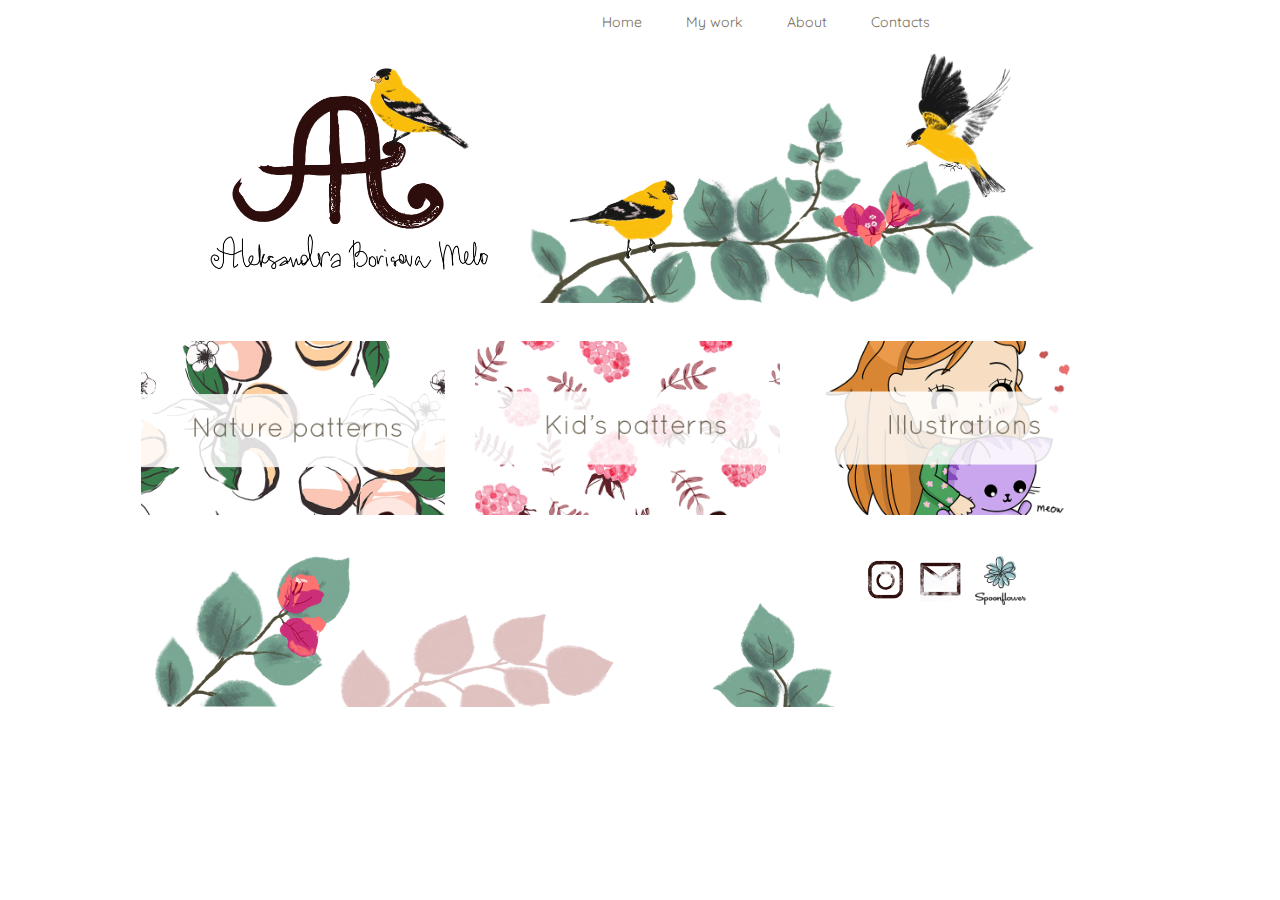
<file: index.html>
<!doctype html>
<html class="no-js" lang="">

<head>
  <meta charset="utf-8">
  <meta http-equiv="x-ua-compatible" content="ie=edge">
  <title></title>
  <meta name="description" content="">
  <meta name="viewport" content="width=device-width, initial-scale=1, shrink-to-fit=no">

  <link rel="manifest" href="site.webmanifest">
  <link rel="apple-touch-icon" href="icon.png">
  <!-- Place favicon.ico in the root directory -->
  <link href="https://fonts.googleapis.com/css?family=Quicksand:400,500" rel="stylesheet">

  <link rel="stylesheet" href="css/normalize.css">
  <link rel="stylesheet" href="css/main.css">
</head>

<body>
  <div class="page">
    <div class="container">
      <ul class="nav">
        <li>
            <a href="index.html">Home</a>
            <ul>
                <li><a href="pattern.html">Nature patterns</a></li>
                <li><a href="kids.html">Kid's patterns</a></li>
                <li><a href="illustr.html">Illustrations</a></li>
            </ul>
        </li>
        <li>
            <a href="work.html">My work</a>
        </li>

        <li>
            <a href="about.html">About</a>
        </li>
        <li>
            <a href="#">Contacts</a>
        </li>
    </ul>
      <a href="index.html"><img id="topimg"src="images/coverimg.jpg" alt="cover image" /></a>


  </div>
  <div class="main">
  	<div class="categories">
      <a href="pattern.html"><img src="images/categorie1.png" alt="categorie icon" /></a>
    </div>
    <div class="categories">
      <a href="kids.html"><img src="images/categorie2.png" alt="categorie icon" /></a>
    </div>
    <div class="categories">
      <a href="illustr.html"><img src="images/categorie3.png" alt="categorie icon" /></a>
    </div>
  </div>
  <div class="bottom">
    <img id="bottom"src="images/bottom.png" alt="bottom menu" />
    <div id="iconspace">
      <a href="https://www.instagram.com/alekstherabbit/"><img id="insta"src="images/instacon.png" alt="instagram icon" /></a>
      <a href="mailto:aleksabrv@gmail.com"><img id="email" src="images/mailicon.png" alt="email icon" /></a>
      <a href="https://www.spoonflower.com/profiles/aleksab?sub_action=shop"><img id="spoonflower" src="images/SpoonFlower.png" alt="Spoonflower icon" /></a>
    </div>
  </div>
 </div>
</body>

</html>
</file>
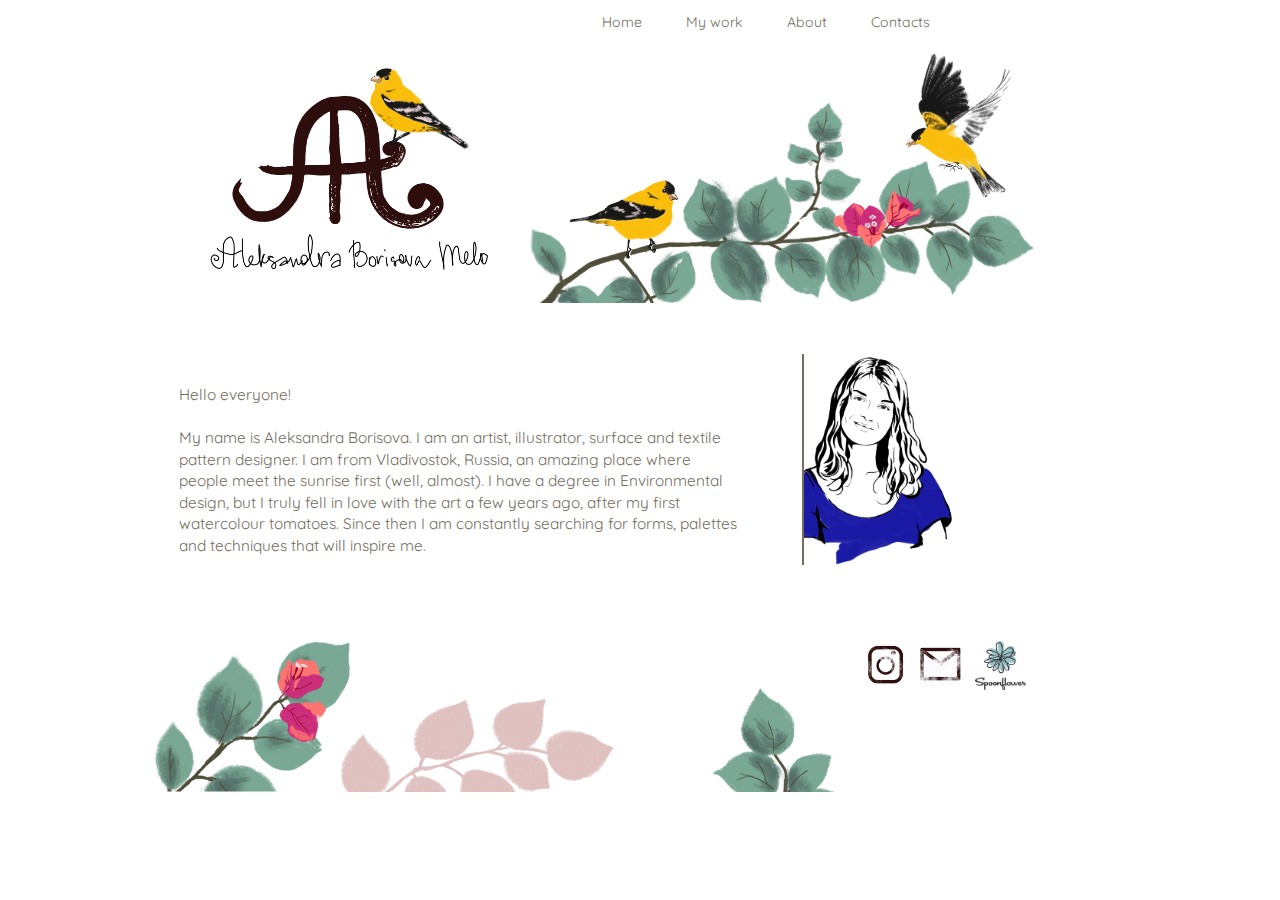
<file: about.html>
<!doctype html>
<html class="no-js" lang="">

<head>
  <meta charset="utf-8">
  <meta http-equiv="x-ua-compatible" content="ie=edge">
  <title></title>
  <meta name="description" content="">
  <meta name="viewport" content="width=device-width, initial-scale=1, shrink-to-fit=no">

  <link rel="manifest" href="site.webmanifest">
  <link rel="apple-touch-icon" href="icon.png">
  <!-- Place favicon.ico in the root directory -->
  <link href="https://fonts.googleapis.com/css?family=Quicksand:400,500" rel="stylesheet">

  <link rel="stylesheet" href="css/normalize.css">
  <link rel="stylesheet" href="css/main.css">
</head>

<body>
  <div class="page">
    <div class="container">
      <ul class="nav">
        <li>
            <a href="index.html">Home</a>
            <ul>
                <li><a href="pattern.html">Nature patterns</a></li>
                <li><a href="kids.html">Kid's patterns</a></li>
                <li><a href="illustr.html">Illustrations</a></li>
            </ul>
        </li>
        <li>
            <a href="work.html">My work</a>
        </li>

        <li>
            <a href="about.html">About</a>
        </li>
        <li>
            <a href="#">Contacts</a>
        </li>
    </ul>
      <a href="index.html"><img id="topimg"src="images/coverimg.jpg" alt="cover image" /></a>
  </div>
  <div class="main">
    <p>Hello everyone!<br><br>
      My name is Aleksandra Borisova.
      I am an artist, illustrator, surface and textile pattern designer.
      I am from Vladivostok, Russia, an amazing place where people meet the sunrise first (well, almost).
      I have a degree in Environmental design, but I truly fell in love with the art a few years ago, after my first watercolour tomatoes.
      Since then I am constantly searching for forms, palettes and techniques that will inspire me.</p>
      <img id="portrait"src="images/Me.png" alt="my portrait" />
  </div>
  <div class="bottom">
    <img id="bottom"src="images/bottom.png" alt="bottom menu" />
    <div id="iconspace">
      <a href="https://www.instagram.com/alekstherabbit/"><img id="insta"src="images/instacon.png" alt="instagram icon" /></a>
      <a href="mailto:aleksabrv@gmail.com"><img id="email" src="images/mailicon.png" alt="email icon" /></a>
      <a href="https://www.spoonflower.com/profiles/aleksab?sub_action=shop"><img id="spoonflower" src="images/SpoonFlower.png" alt="Spoonflower icon" /></a>
    </div>
  </div>
 </div>
</body>

</html>
</file>
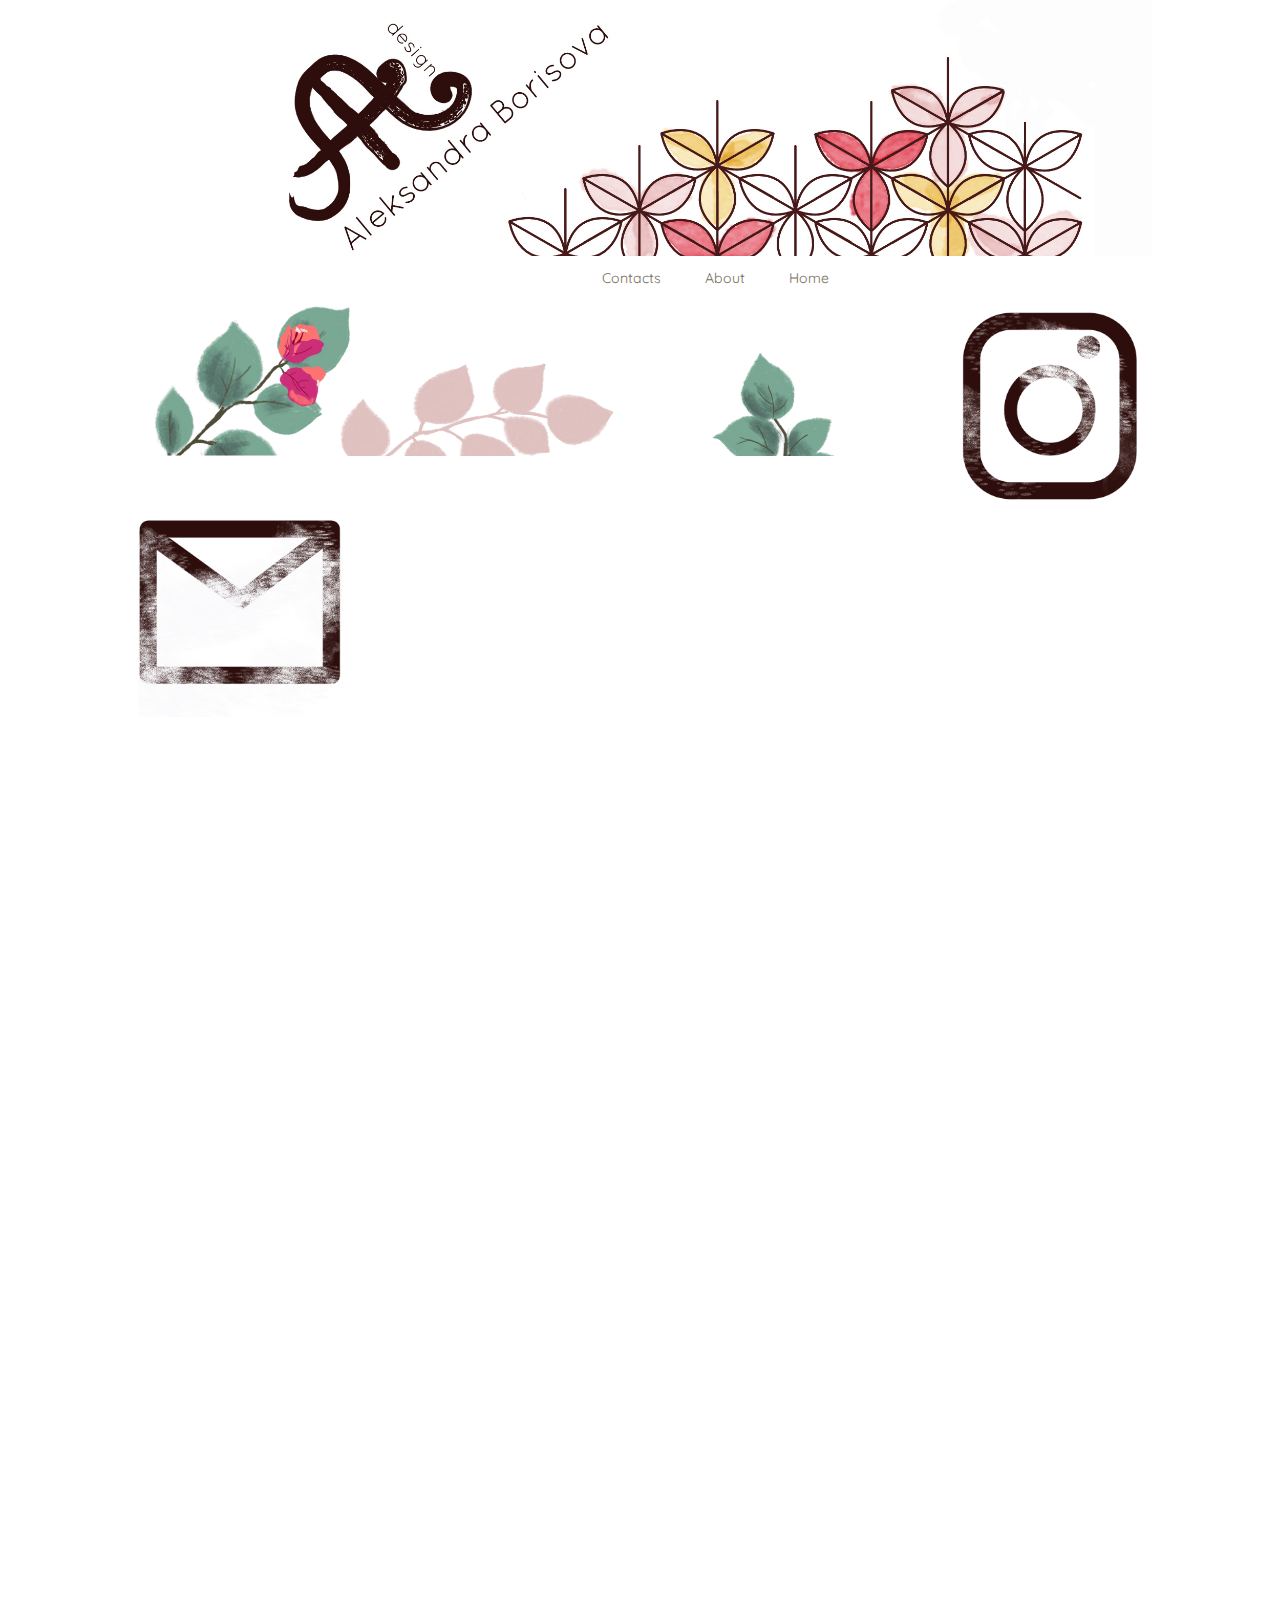
<file: illustr.html>
<!doctype html>
<html class="no-js" lang="">

<head>
  <meta charset="utf-8">
  <meta http-equiv="x-ua-compatible" content="ie=edge">
  <title></title>
  <meta name="description" content="">
  <meta name="viewport" content="width=device-width, initial-scale=1, shrink-to-fit=no">

  <link rel="manifest" href="site.webmanifest">
  <link rel="apple-touch-icon" href="icon.png">
  <!-- Place favicon.ico in the root directory -->
  <link href="https://fonts.googleapis.com/css?family=Quicksand:400,500" rel="stylesheet">

  <link rel="stylesheet" href="css/normalize.css">
  <link rel="stylesheet" href="css/main.css">
</head>

<body>
  <div class="page">
    <div class="container">
      <img src="images/coverimg1.jpg" alt="cover image" />

      <ul class="nav">
        <li>
            <a href="#">Contacts</a>
        </li>

        <li>
            <a href="#">About</a>
        </li>
        <li>
            <a href="index.html">Home</a>
            <ul>
                <li><a href="pattern.html">Nature patterns</a></li>
                <a id="insta"href="https://www.instagram.com/alekstherabbit/"><img src="images/instacon.png" alt="instagram icon" /></a>
                <a  id="email" href="mailto:aleksabrv@gmail.com"><img src="images/mailicon.png" alt="email icon" /></a>
            </ul>
        </li>
    </ul>
  </div>
  <div class="main">
  </div>
  <div class="bottom">
    <img id="bottom"src="images/bottom.png" alt="bottom menu" />
    <img id="insta"src="images/instacon.png" alt="instagram icon" />
    <img id="email" src="images/mailicon.png" alt="email icon" />
  </div>
 </div>
</body>

</html>
</file>
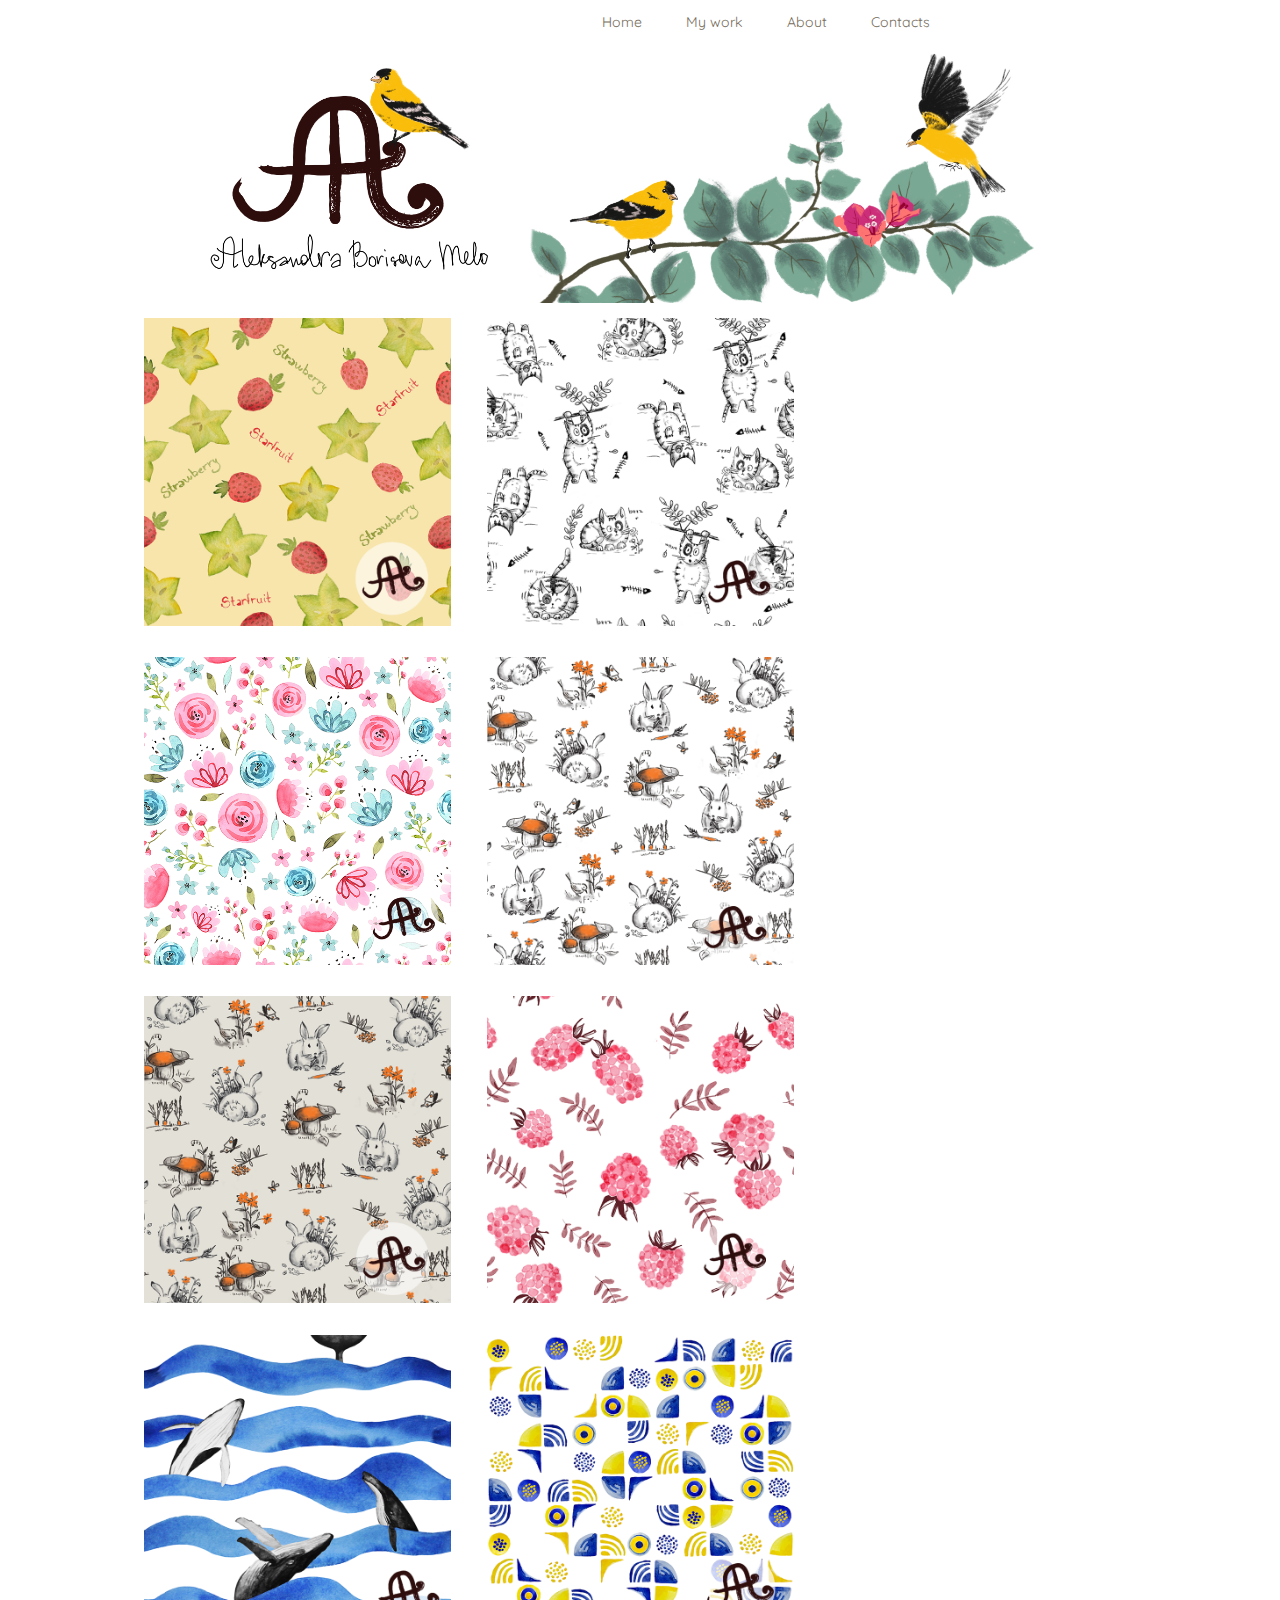
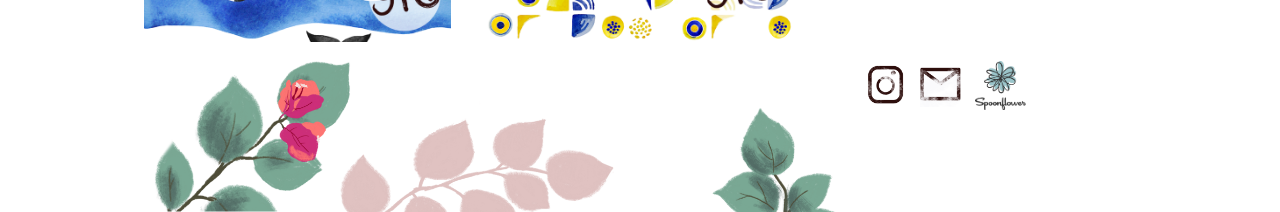
<file: kids.html>
<!doctype html>
<html class="no-js" lang="">

<head>
  <meta charset="utf-8">
  <meta http-equiv="x-ua-compatible" content="ie=edge">
  <title></title>
  <meta name="description" content="">
  <meta name="viewport" content="width=device-width, initial-scale=1, shrink-to-fit=no">

  <link rel="manifest" href="site.webmanifest">
  <link rel="apple-touch-icon" href="icon.png">
  <!-- Place favicon.ico in the root directory -->
  <link href="https://fonts.googleapis.com/css?family=Quicksand:400,500" rel="stylesheet">

  <link rel="stylesheet" href="css/normalize.css">
  <link rel="stylesheet" href="css/main.css">
</head>

<body>
  <div class="page">
    <div class="container">
      <ul class="nav">
        <li>
            <a href="index.html">Home</a>
            <ul>
                <li><a href="pattern.html">Nature patterns</a></li>
                <li><a href="kids.html">Kid's patterns</a></li>
                <li><a href="illustr.html">Illustrations</a></li>
            </ul>
        </li>
        <li>
            <a href="work.html">My work</a>
        </li>

        <li>
            <a href="about.html">About</a>
        </li>
        <li>
            <a href="#">Contacts</a>
        </li>
    </ul>
      <a href="index.html"><img id="topimg"src="images/coverimg.jpg" alt="cover image" /></a>
    </div>
    <div class="pattern_section">
        <div class="example"><img src="images/Starberry.png" alt="pattern" /></div>
        <div class="example"><img src="images/cat.png" alt="pattern" /></div>
        <div class="example"><img src="images/flowers1.png" alt="pattern" /></div>
        <div class="example"><img src="images/rabbits.png" alt="pattern" /></div>
        <div class="example"><img src="images/rabbits-green.png" alt="pattern" /></div>
        <div class="example"><img src="images/raspberry.png" alt="pattern" /></div>
        <div class="example"><img src="images/whales.png" alt="pattern" /></div>
        <div class="example"><img src="images/blue&yellow.png" alt="pattern" /></div>
    </div>
    <div class="bottom">
      <img id="bottom"src="images/bottom.png" alt="bottom menu" />
      <div id="iconspace">
        <a href="https://www.instagram.com/alekstherabbit/"><img id="insta"src="images/instacon.png" alt="instagram icon" /></a>
        <a href="mailto:aleksabrv@gmail.com"><img id="email" src="images/mailicon.png" alt="email icon" /></a>
        <a href="https://www.spoonflower.com/profiles/aleksab?sub_action=shop"><img id="spoonflower" src="images/SpoonFlower.png" alt="Spoonflower icon" /></a>
      </div>
      </div>
  </div>
    <!--<img src="images/logoPattern.png" class="logo" alt="my logo" />
    <img src="images/Me.png" class="portrait" alt="my portrait" />
    <div class="textstyle">
      <h1>Threw art I found a way to express myself. Here you will find my recent patterns and illustrations. Feel free to contact me.</h1>
    </div>-->
</body>

</html>
</file>
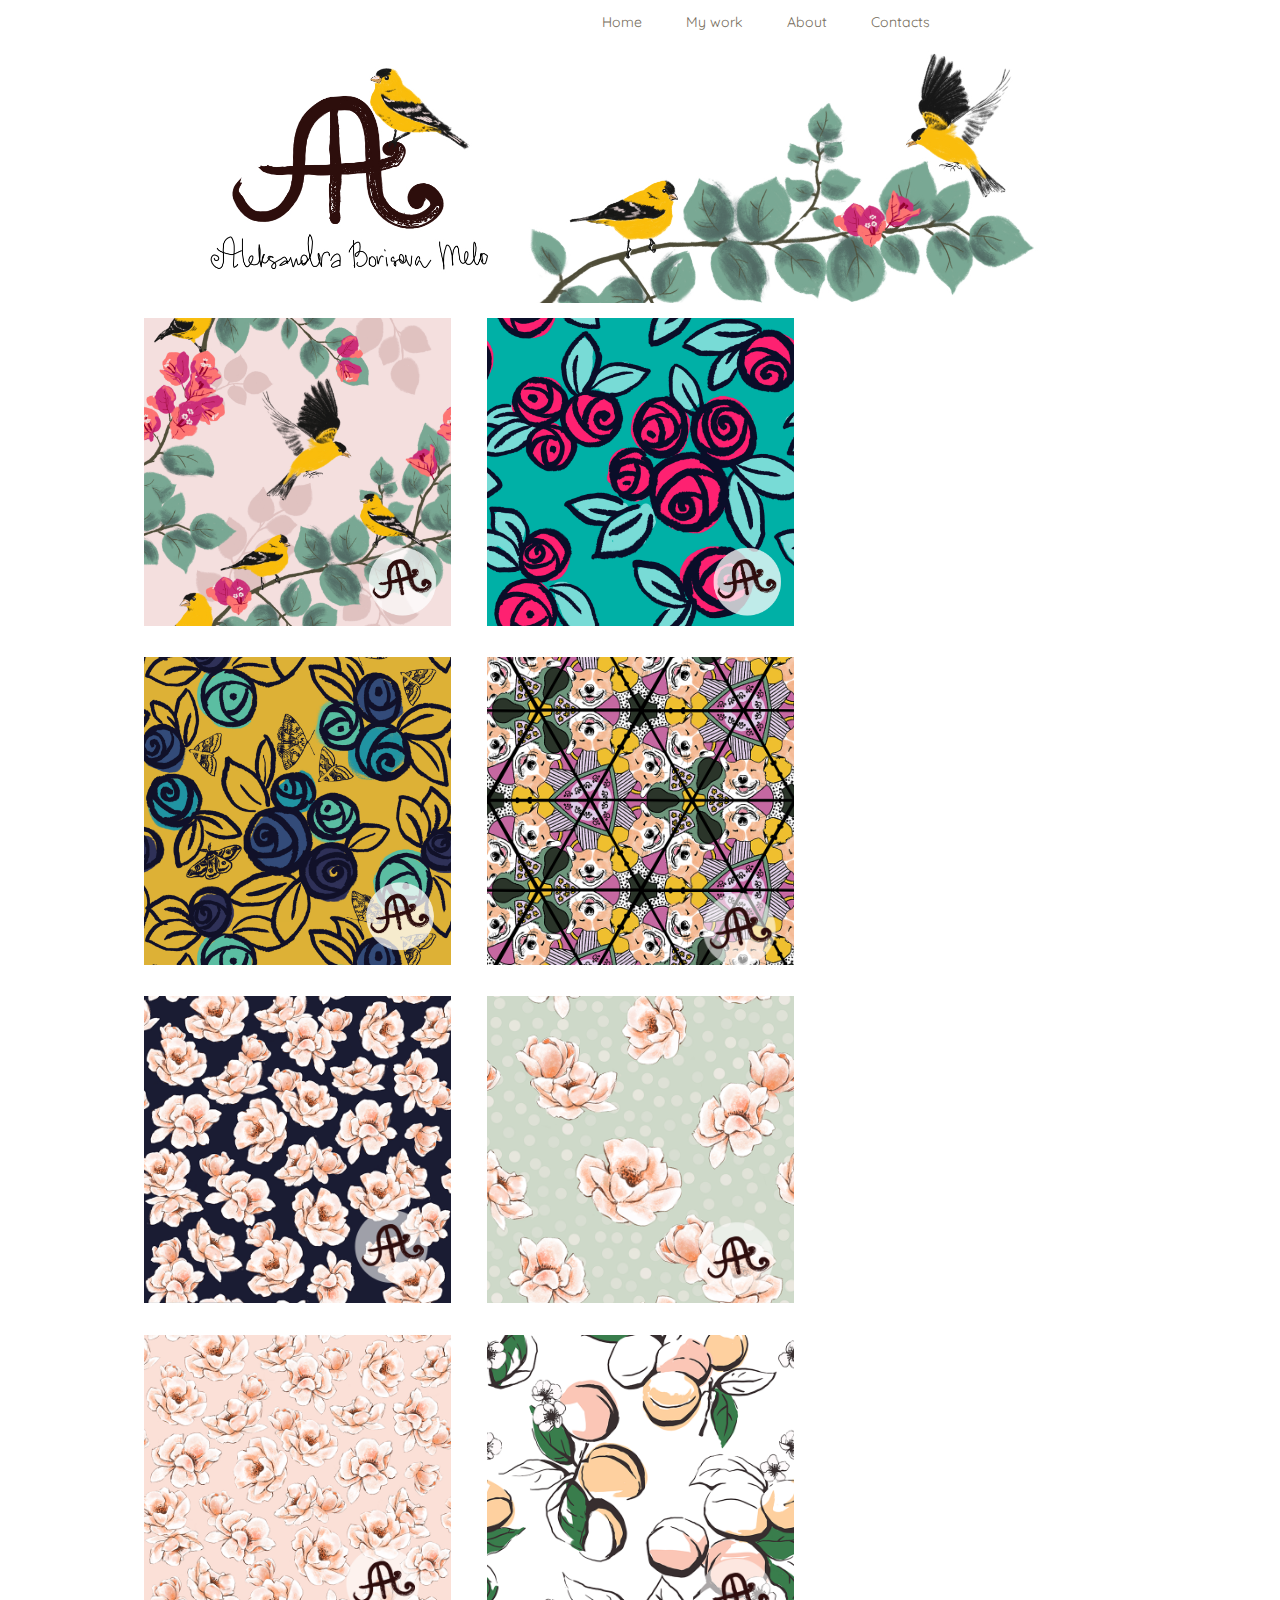
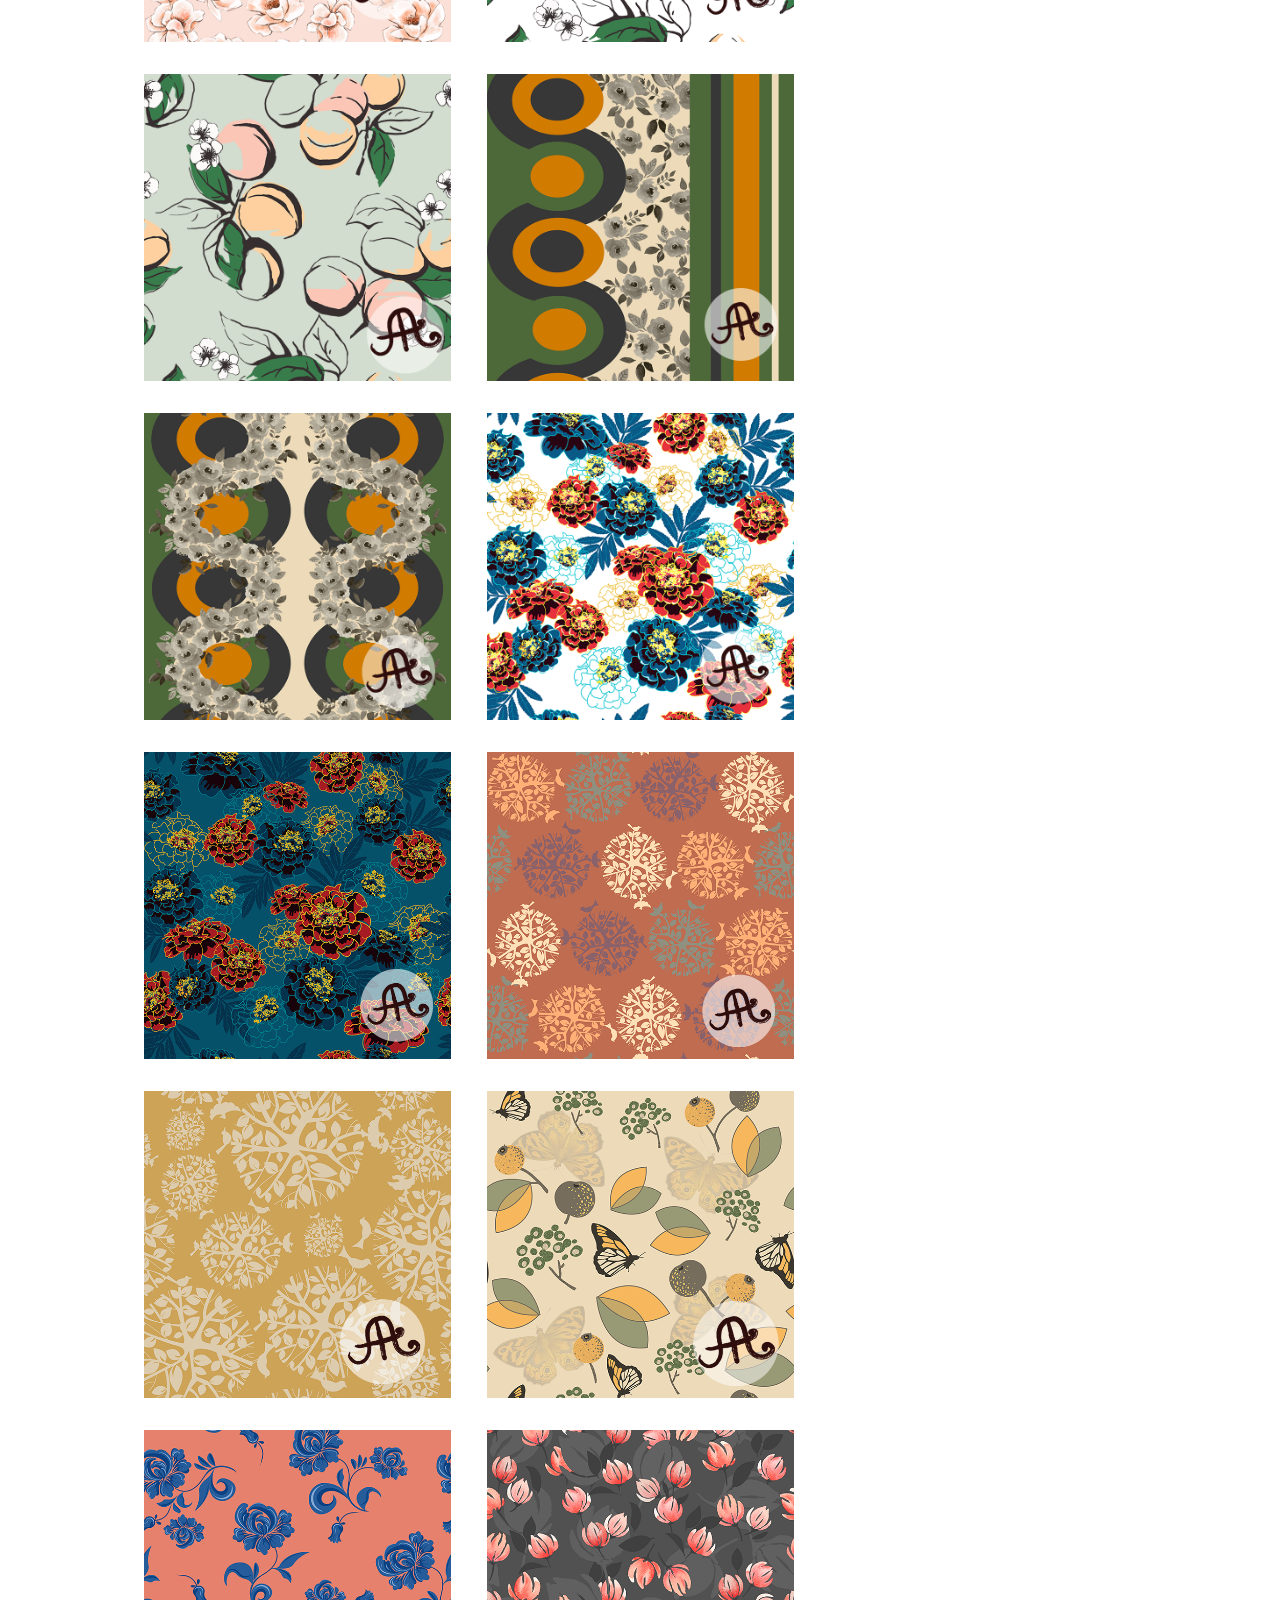
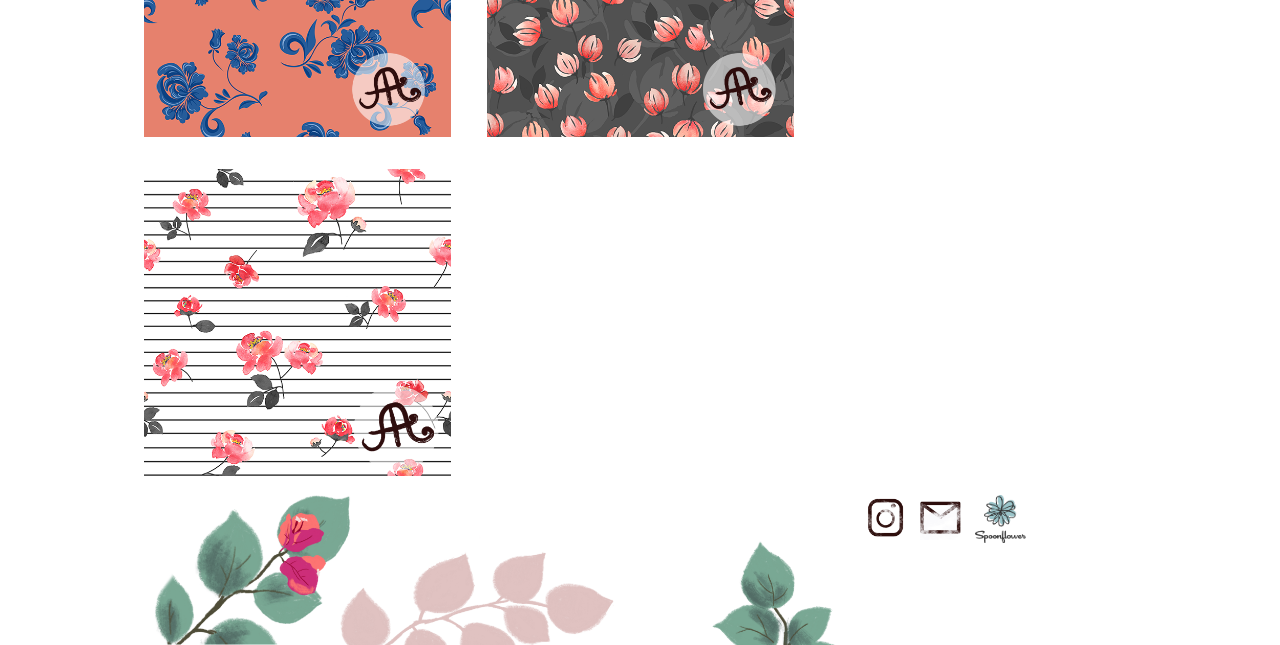
<file: pattern.html>
<!doctype html>
<html class="no-js" lang="">

<head>
  <meta charset="utf-8">
  <meta http-equiv="x-ua-compatible" content="ie=edge">
  <title></title>
  <meta name="description" content="">
  <meta name="viewport" content="width=device-width, initial-scale=1, shrink-to-fit=no">

  <link rel="manifest" href="site.webmanifest">
  <link rel="apple-touch-icon" href="icon.png">
  <!-- Place favicon.ico in the root directory -->
  <link href="https://fonts.googleapis.com/css?family=Quicksand:400,500" rel="stylesheet">

  <link rel="stylesheet" href="css/normalize.css">
  <link rel="stylesheet" href="css/main.css">
</head>

<body>
  <div class="page">
    <div class="container">
      <ul class="nav">
        <li>
            <a href="index.html">Home</a>
            <ul>
                <li><a href="pattern.html">Nature patterns</a></li>
                <li><a href="kids.html">Kid's patterns</a></li>
                <li><a href="illustr.html">Illustrations</a></li>
            </ul>
        </li>
        <li>
            <a href="work.html">My work</a>
        </li>

        <li>
            <a href="about.html">About</a>
        </li>
        <li>
            <a href="#">Contacts</a>
        </li>
    </ul>
      <a href="index.html"><img id="topimg"src="images/coverimg.jpg" alt="cover image" /></a>
          </div>

        <div class="pattern_section">
              <div class="example"><img src="images/finch.png" alt="pattern" /></div>
            <div class="example"><img src="images/roses.png" alt="pattern" /></div>
            <div class="example"><img src="images/moth.png" alt="pattern" /></div>
            <div class="example"><img src="images/doggyContest.png" alt="pattern" /></div>
            <div class="example"><img src="images/PeachFlowers3.png" alt="pattern" /></div>
            <div class="example"><img src="images/PEachFlowers.png" alt="pattern" /></div>
            <div class="example"><img src="images/flowerOnPink.png" alt="pattern" /></div>
            <div class="example"><img src="images/Apricot.png" alt="pattern" /></div>
            <div class="example"><img src="images/Apricot-green.png" alt="pattern" /></div>
            <div class="example"><img src="images/greenOrange.png" alt="pattern" /></div>
            <div class="example"><img src="images/flower-ornamental-pattern.png" alt="pattern" /></div>
            <div class="example"><img src="images/Flowers-on-white.png" alt="pattern" /></div>
            <div class="example"><img src="images/Flowers-on-blue.png" alt="pattern" /></div>
            <div class="example"><img src="images/Forest.png" alt="pattern" /></div>

            <div class="example"><img src="images/Mustard-Forest.png" alt="pattern" /></div>
            <div class="example"><img src="images/Butterflies.png" alt="pattern" /></div>
            <div class="example"><img src="images/Blue-chrysanthemums.png" alt="pattern" /></div>
            <div class="example"><img src="images/fire-flowers-gray.png" alt="pattern" /></div>
            <div class="example"><img src="images/rose-stripes.png" alt="pattern" /></div>
        </div>
        <div class="bottom">
          <img id="bottom"src="images/bottom.png" alt="bottom menu" />
          <div id="iconspace">
            <a href="https://www.instagram.com/alekstherabbit/"><img id="insta"src="images/instacon.png" alt="instagram icon" /></a>
            <a href="mailto:aleksabrv@gmail.com"><img id="email" src="images/mailicon.png" alt="email icon" /></a>
            <a href="https://www.spoonflower.com/profiles/aleksab?sub_action=shop"><img id="spoonflower" src="images/SpoonFlower.png" alt="Spoonflower icon" /></a>
          </div>
        </div>
      </div>

    <!--<img src="images/logoPattern.png" class="logo" alt="my logo" />
    <img src="images/Me.png" class="portrait" alt="my portrait" />
    <div class="textstyle">
      <h1>Threw art I found a way to express myself. Here you will find my recent patterns and illustrations. Feel free to contact me.</h1>
    </div>-->
</body>

</html>
</file>
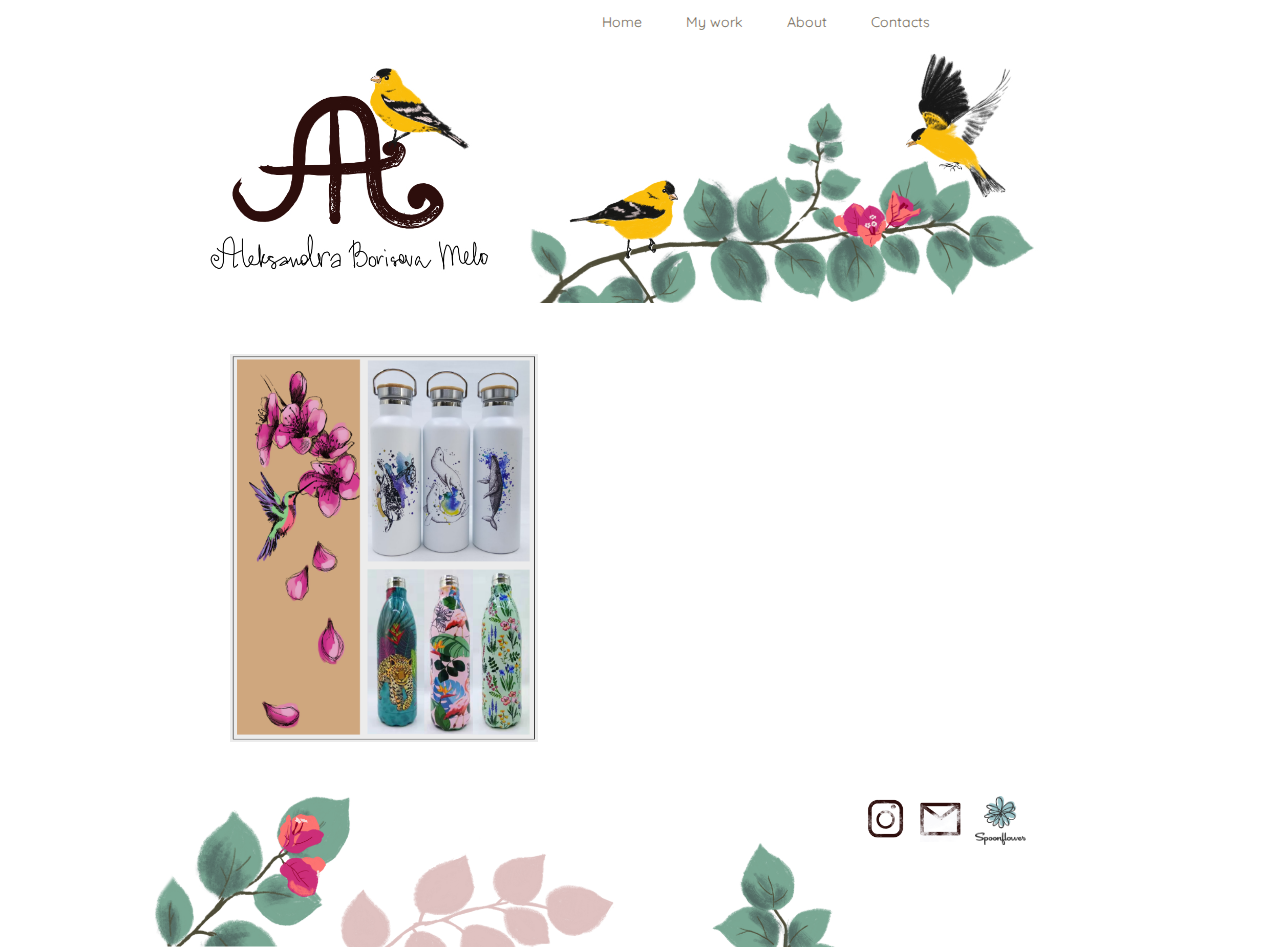
<file: work.html>
<!doctype html>
<html class="no-js" lang="">

<head>
  <meta charset="utf-8">
  <meta http-equiv="x-ua-compatible" content="ie=edge">
  <title></title>
  <meta name="description" content="">
  <meta name="viewport" content="width=device-width, initial-scale=1, shrink-to-fit=no">

  <link rel="manifest" href="site.webmanifest">
  <link rel="apple-touch-icon" href="icon.png">
  <!-- Place favicon.ico in the root directory -->
  <link href="https://fonts.googleapis.com/css?family=Quicksand:400,500" rel="stylesheet">

  <link rel="stylesheet" href="css/normalize.css">
  <link rel="stylesheet" href="css/main.css">
</head>

<body>
  <div class="page">
    <div class="container">
      <ul class="nav">
        <li>
            <a href="index.html">Home</a>
            <ul>
                <li><a href="pattern.html">Nature patterns</a></li>
                <li><a href="kids.html">Kid's patterns</a></li>
                <li><a href="illustr.html">Illustrations</a></li>
            </ul>
        </li>
        <li>
            <a href="work.html">My work</a>
        </li>

        <li>
            <a href="about.html">About</a>
        </li>
        <li>
            <a href="#">Contacts</a>
        </li>
    </ul>
      <a href="index.html"><img id="topimg"src="images/coverimg.jpg" alt="cover image" /></a>
  </div>
  <div class="main">
    <img id="workproject"src="images/fitnessbug.png" alt="project" />

  </div>
  <div class="bottom">
    <img id="bottom"src="images/bottom.png" alt="bottom menu" />
    <div id="iconspace">
      <a href="https://www.instagram.com/alekstherabbit/"><img id="insta"src="images/instacon.png" alt="instagram icon" /></a>
      <a href="mailto:aleksabrv@gmail.com"><img id="email" src="images/mailicon.png" alt="email icon" /></a>
      <a href="https://www.spoonflower.com/profiles/aleksab?sub_action=shop"><img id="spoonflower" src="images/SpoonFlower.png" alt="Spoonflower icon" /></a>
    </div>
  </div>
 </div>
</body>

</html>
</file>
<file: css/main.css>
/*! HTML5 Boilerplate v6.1.0 | MIT License | https://html5boilerplate.com/ */

/*
 * What follows is the result of much research on cross-browser styling.
 * Credit left inline and big thanks to Nicolas Gallagher, Jonathan Neal,
 * Kroc Camen, and the H5BP dev community and team.
 */

/* ==========================================================================
   Base styles: opinionated defaults
   ========================================================================== */

html {
    color: #222;
    font-size: 1em;
    line-height: 1.4;
}

/*
 * Remove text-shadow in selection highlight:
 * https://twitter.com/miketaylr/status/12228805301
 *
 * Vendor-prefixed and regular ::selection selectors cannot be combined:
 * https://stackoverflow.com/a/16982510/7133471
 *
 * Customize the background color to match your design.
 */

::-moz-selection {
    background: #b3d4fc;
    text-shadow: none;
}

::selection {
    background: #b3d4fc;
    text-shadow: none;
}

/*
 * A better looking default horizontal rule
 */

hr {
    display: block;
    height: 1px;
    border: 0;
    border-top: 1px solid #ccc;
    margin: 1em 0;
    padding: 0;
}

/*
 * Remove the gap between audio, canvas, iframes,
 * images, videos and the bottom of their containers:
 * https://github.com/h5bp/html5-boilerplate/issues/440
 */

audio,
canvas,
iframe,
img,
svg,
video {
    vertical-align: middle;
}

/*
 * Remove default fieldset styles.
 */

fieldset {
    border: 0;
    margin: 0;
    padding: 0;
}

/*
 * Allow only vertical resizing of textareas.
 */

textarea {
    resize: vertical;
}

/* ==========================================================================
   Browser Upgrade Prompt
   ========================================================================== */

.browserupgrade {
    margin: 0.2em 0;
    background: #ccc;
    color: #000;
    padding: 0.2em 0;
}

/* ==========================================================================
   Author's custom styles
   ========================================================================== */
/*.container {
  margin-left: 1.55%;
  margin-right: 0.55%;
}*/
/*.topnav {
    float: right;
    font-family: 'Quicksand', sans-serif;
    margin-top: 1vw;
    margin-right: 8vw;
    position: absolute;
    top: 10px;
    right: 15vw;
}

.topnav div {
    display: inline;
    margin-left: 1.5vw;
}
.topnav div a {
    font-size: 1.5vw;
    text-decoration: none;
    color: #766d5c;
}

/* CSS for dropdown menu button*/

.nav {
  width: 40%;
  float: right;
  font-family: 'Quicksand', sans-serif;
  margin-top: 1vw;
  margin-right: 11vw;
  font-size: 1.1vw;
  top: 10px;
  right: 15vw;
    list-style: none;
    /* Bring the nav above everything else--uncomment if needed.
    position: relative;
    z-index: 5;
    */
}
.nav li {
      display: inline;
    margin-right: 40px;
    position: relative;
}
.nav a {
    display: inline;
    padding: 10spx;
    color: #766d5c;
    text-decoration: none;
}
.nav a:hover {
    color: #4d4535;
}

/*--- DROPDOWN ---*/
.nav ul {
    background-color: #fff; /* Adding a background makes the dropdown work properly in IE7+. Make this as close to your page's background as possible (i.e. white page == white background). */
    background: rgba(255,255,255,0); /* But! Let's make the background fully transparent where we can, we don't actually want to see it if we can help it... */
    list-style: none;
    position: absolute;
    left: -9999px; /* Hide off-screen when not needed (this is more accessible than display: none;) */
}
.nav ul li {
    padding-top: 1px; /* Introducing a padding between the li and the a give the illusion spaced items */
    float: none;
}
.nav ul a {
    white-space: nowrap; /* Stop text wrapping and creating multi-line dropdown items */
}
.nav li:hover ul { /* Display the dropdown on hover */
    left: -2.5vw; /* Bring back on-screen when needed */
}
.nav li:hover a { /* These create persistent hover states, meaning the top-most link stays 'hovered' even when your cursor has moved down the list. */
    color: #4d4535;
}
.nav li:hover ul a { /* The persistent hover state does however create a global style for links even before they're hovered. Here we undo these effects. */
    text-decoration: none;
}
.nav li:hover ul li a:hover { /* Here we define the most explicit hover states--what happens when you hover each individual link. */
    background-color: #f4dbdc;
}

/* End of Css for dropdown menu*/


body {
    background-color: white;

}
/*#topimg {
  border-right: 2px solid #766d5c;
}*/
.page {
  width: 80%;
  margin: auto;
}
.container img {
  width: 100%;
}
.main {
  width: 100%;
  margin: auto;
}

.main p {
  width: 55%;
  display: inline-block;
  float: left;
  font-family: 'Quicksand', sans-serif;
  font-size: 1.2vw;
  color: #766d5c;
  margin: 8% 5%;
}
#portrait {
  width: 15%;
  display: inline-block;
  float: right;
  margin-right:19%;
  margin-top: 5%;
  margin-bottom: 5%;
  border-left: 2px solid #766d5c;


}

#workproject {
  width: 30%;
  margin: 5% 10%;
}
.categories {
  display: inline-block;
  width: 23.8vw;
  margin: 3vw 1vw;
  /*border: solid 3px brown;*/
}

.categories img {
  width: 100%;
}
#border {
  border: 1px solid black;
  width: 29.5%;
}
#iconspace {
  width: 20%;
  display: inline-block;
}
#bottom {
  width: 70%;
  display: inline-block;
  float: left;
  /*border-left: 2px solid #766d5c;*/

}

#insta {
  width: 20%;
  margin-left: 10%

}
#email {
  width: 20%;
  margin-top: 5px;
  margin-left: 10px;

}
#spoonflower {
  width: 25%;
  margin-left: 10px;
  margin-top: 3px;
}
/*
#instag {
  position: absolute;
  width: 3%;
  top: 177vw;
  lefT: 22%;
}
#instak {
  position: absolute;
  width: 3%;
  top: 99vw;
  lefT: 22%;
}


#emailk {
  position: absolute;
  width: 3%;
  top: 99.2vw;
  left: 26%;
}

#emailp {
  position: absolute;
  width: 3%;
  top: 177.2vw;
  left: 26%;
}
*/
.bottom {
  display: inline-block;
}
/*.coverimg {
  background-image: url("../images/coverimg.png");
  width: 100%;

  background-repeat: no-repeat;
}*/

/* ===========CSS for pattern section======*/
#changes {
  height: 100%;
  }

.pattern_section{
  width: 100%;
  display: inline-block;
}
.cover {
    width: 100%;
}
.example {
  width: 30%;
  margin: 1.55%;
  display: inline-block;
}
.example img {
  width: 100%;
}











/* ==========================================================================
   Helper classes
   ========================================================================== */

/*
 * Hide visually and from screen readers
 */

.hidden {
    display: none !important;
}

/*
 * Hide only visually, but have it available for screen readers:
 * https://snook.ca/archives/html_and_css/hiding-content-for-accessibility
 *
 * 1. For long content, line feeds are not interpreted as spaces and small width
 *    causes content to wrap 1 word per line:
 *    https://medium.com/@jessebeach/beware-smushed-off-screen-accessible-text-5952a4c2cbfe
 */

.visuallyhidden {
    border: 0;
    clip: rect(0 0 0 0);
    height: 1px;
    margin: -1px;
    overflow: hidden;
    padding: 0;
    position: absolute;
    width: 1px;
    white-space: nowrap; /* 1 */
}

/*
 * Extends the .visuallyhidden class to allow the element
 * to be focusable when navigated to via the keyboard:
 * https://www.drupal.org/node/897638
 */

.visuallyhidden.focusable:active,
.visuallyhidden.focusable:focus {
    clip: auto;
    height: auto;
    margin: 0;
    overflow: visible;
    position: static;
    width: auto;
    white-space: inherit;
}

/*
 * Hide visually and from screen readers, but maintain layout
 */

.invisible {
    visibility: hidden;
}

/*
 * Clearfix: contain floats
 *
 * For modern browsers
 * 1. The space content is one way to avoid an Opera bug when the
 *    `contenteditable` attribute is included anywhere else in the document.
 *    Otherwise it causes space to appear at the top and bottom of elements
 *    that receive the `clearfix` class.
 * 2. The use of `table` rather than `block` is only necessary if using
 *    `:before` to contain the top-margins of child elements.
 */

.clearfix:before,
.clearfix:after {
    content: " "; /* 1 */
    display: table; /* 2 */
}

.clearfix:after {
    clear: both;
}

/* ==========================================================================
   EXAMPLE Media Queries for Responsive Design.
   These examples override the primary ('mobile first') styles.
   Modify as content requires.
   ========================================================================== */

@media only screen and (min-width: 35em) {
    /* Style adjustments for viewports that meet the condition */
}

@media print,
       (-webkit-min-device-pixel-ratio: 1.25),
       (min-resolution: 1.25dppx),
       (min-resolution: 120dpi) {
    /* Style adjustments for high resolution devices */
}

/* ==========================================================================
   Print styles.
   Inlined to avoid the additional HTTP request:
   https://www.phpied.com/delay-loading-your-print-css/
   ========================================================================== */

@media print {
    *,
    *:before,
    *:after {
        background: transparent !important;
        color: #000 !important; /* Black prints faster */
        -webkit-box-shadow: none !important;
        box-shadow: none !important;
        text-shadow: none !important;
    }

    a,
    a:visited {
        text-decoration: underline;
    }

    a[href]:after {
        content: " (" attr(href) ")";
    }

    abbr[title]:after {
        content: " (" attr(title) ")";
    }

    /*
     * Don't show links that are fragment identifiers,
     * or use the `javascript:` pseudo protocol
     */

    a[href^="#"]:after,
    a[href^="javascript:"]:after {
        content: "";
    }

    pre {
        white-space: pre-wrap !important;
    }
    pre,
    blockquote {
        border: 1px solid #999;
        page-break-inside: avoid;
    }

    /*
     * Printing Tables:
     * http://css-discuss.incutio.com/wiki/Printing_Tables
     */

    thead {
        display: table-header-group;
    }

    tr,
    img {
        page-break-inside: avoid;
    }

    p,
    h2,
    h3 {
        orphans: 3;
        widows: 3;
    }

    h2,
    h3 {
        page-break-after: avoid;
    }
}
</file>
